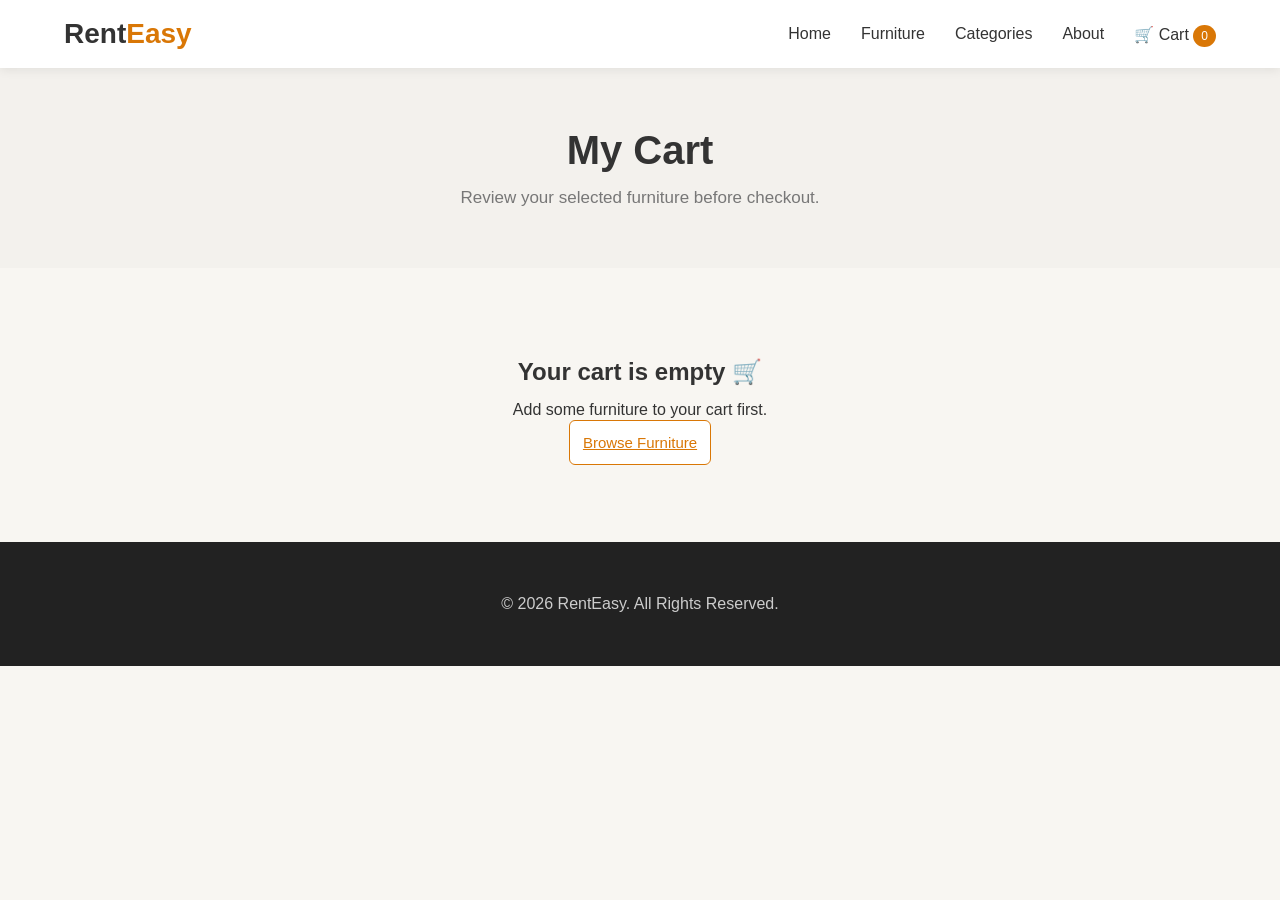
<file: cart.html>
<!DOCTYPE html>
<html lang="en">

<head>
    <meta charset="UTF-8">
    <meta name="viewport" content="width=device-width, initial-scale=1.0">

    <title>RentEasy - Cart</title>

    <link rel="stylesheet" href="style.css">
</head>

<body>

    <!-- NAVBAR -->
    <header>
        <nav class="navbar">

             <div class="logo">
                Rent<span>Easy</span>
            
             </div>

         <div class="nav-links">
            <a href="index.html">Home</a>
            <a href="furniture.html">Furniture</a>
            <a href="index.html#categories">Categories</a>
            <a href="index.html#about">About</a>

            <a href="cart.html" class="cart-link">
                🛒 Cart
                <span id="cart-count">0</span>
            </a>
        </div>

    </nav>
    </header>


    <!-- CART HEADING -->

    <section class="page-heading">

        <h1>My Cart</h1>

        <p>
            Review your selected furniture before checkout.
        </p>

    </section>


    <!-- CART -->

    <section class="cart-section">

        <div id="cartContainer">

            <!-- Cart items will appear here -->

        </div>


        <!-- EMPTY CART -->

        <div id="emptyCart">

            <h2>Your cart is empty 🛒</h2>

            <p>
                Add some furniture to your cart first.
            </p>

            <a href="furniture.html" class="back-button">
                Browse Furniture
            </a>

        </div>


        <!-- CART SUMMARY -->

        <div id="cartSummary" class="cart-summary">

            <h2>Order Summary</h2>

            <p>
                Total Amount:
                <strong id="cartTotal">₹0</strong>
            </p>

            <button
                class="add-cart-button"
                onclick="proceedToCheckout()">

                Proceed to Checkout

            </button>

        </div>

    </section>


    <!-- FOOTER -->

    <footer>

        <p>
            © 2026 RentEasy. All Rights Reserved.
        </p>

    </footer>


    <script src="script.js"></script>

</body>

</html>
</file>
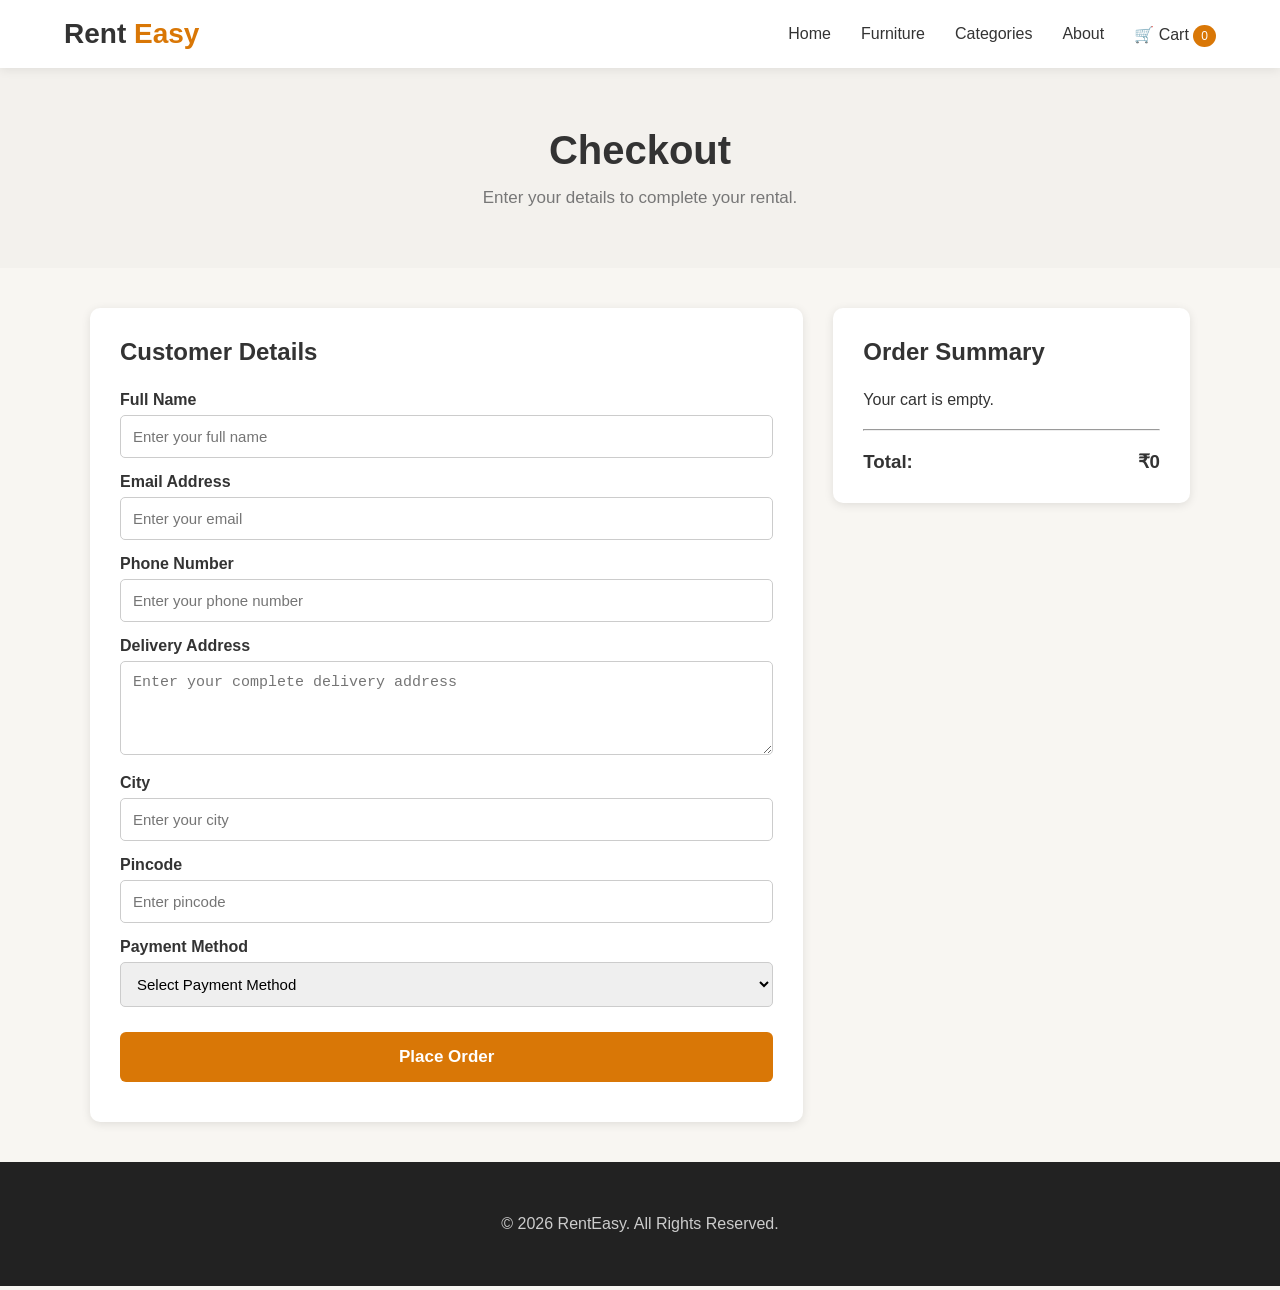
<file: checkout.html>
<!DOCTYPE html>
<html lang="en">

<head>

    <meta charset="UTF-8">

    <meta name="viewport"
        content="width=device-width, initial-scale=1.0">

    <title>RentEasy - Checkout</title>

    <link rel="stylesheet" href="style.css">

</head>

<body>

    <!-- NAVBAR -->
     <header>

    <nav class="navbar">

        <div class="logo">
            Rent <span>Easy</span>
        </div>

        <div class="nav-links">

            <a href="index.html">
                Home
            </a>

            <a href="furniture.html">
                Furniture
            </a>

            <a href="index.html#categories">
                Categories
            </a>

            <a href="index.html#about">
                About
            </a>

            <a href="cart.html" class="cart-link">
                🛒 Cart
                <span id="cart-count">0</span>
            </a>

        </div>

    </nav>
    </header>


    <!-- PAGE HEADING -->

    <section class="page-heading">

        <h1>Checkout</h1>

        <p>
            Enter your details to complete your rental.
        </p>

    </section>


    <!-- CHECKOUT -->

    <section class="checkout-section">

        <div class="checkout-form">

            <h2>Customer Details</h2>


            <form id="checkoutForm"
                onsubmit="placeOrder(event)">

                <!-- NAME -->

                <label for="customerName">
                    Full Name
                </label>

                <input
                    type="text"
                    id="customerName"
                    placeholder="Enter your full name"
                    required>


                <!-- EMAIL -->

                <label for="customerEmail">
                    Email Address
                </label>

                <input
                    type="email"
                    id="customerEmail"
                    placeholder="Enter your email"
                    required>


                <!-- PHONE -->

                <label for="customerPhone">
                    Phone Number
                </label>

                <input
                    type="tel"
                    id="customerPhone"
                    placeholder="Enter your phone number"
                    required>


                <!-- ADDRESS -->

                <label for="customerAddress">
                    Delivery Address
                </label>

                <textarea
                    id="customerAddress"
                    placeholder="Enter your complete delivery address"
                    rows="4"
                    required></textarea>


                <!-- CITY -->

                <label for="customerCity">
                    City
                </label>

                <input
                    type="text"
                    id="customerCity"
                    placeholder="Enter your city"
                    required>


                <!-- PINCODE -->

                <label for="customerPincode">
                    Pincode
                </label>

                <input
                    type="text"
                    id="customerPincode"
                    placeholder="Enter pincode"
                    required>


                <!-- PAYMENT -->

                <label for="paymentMethod">
                    Payment Method
                </label>

                <select id="paymentMethod" required>

                    <option value="">
                        Select Payment Method
                    </option>

                    <option value="Cash on Delivery">
                        Cash on Delivery
                    </option>

                    <option value="UPI">
                        UPI
                    </option>

                    <option value="Card">
                        Debit / Credit Card
                    </option>

                </select>


                <!-- BUTTON -->

                <button
                    type="submit"
                    class="add-cart-button">

                    Place Order

                </button>

            </form>

        </div>


        <!-- ORDER SUMMARY -->

        <div class="checkout-summary">

            <h2>Order Summary</h2>

            <div id="checkoutItems">

                <!-- Products will appear here -->

            </div>

            <hr>

            <h3>
                Total:
                <span id="checkoutTotal">
                    ₹0
                </span>
            </h3>

        </div>

    </section>


    <!-- FOOTER -->

    <footer>

        <p>
            © 2026 RentEasy. All Rights Reserved.
        </p>

    </footer>


    <script src="script.js"></script>

</body>

</html>
</file>
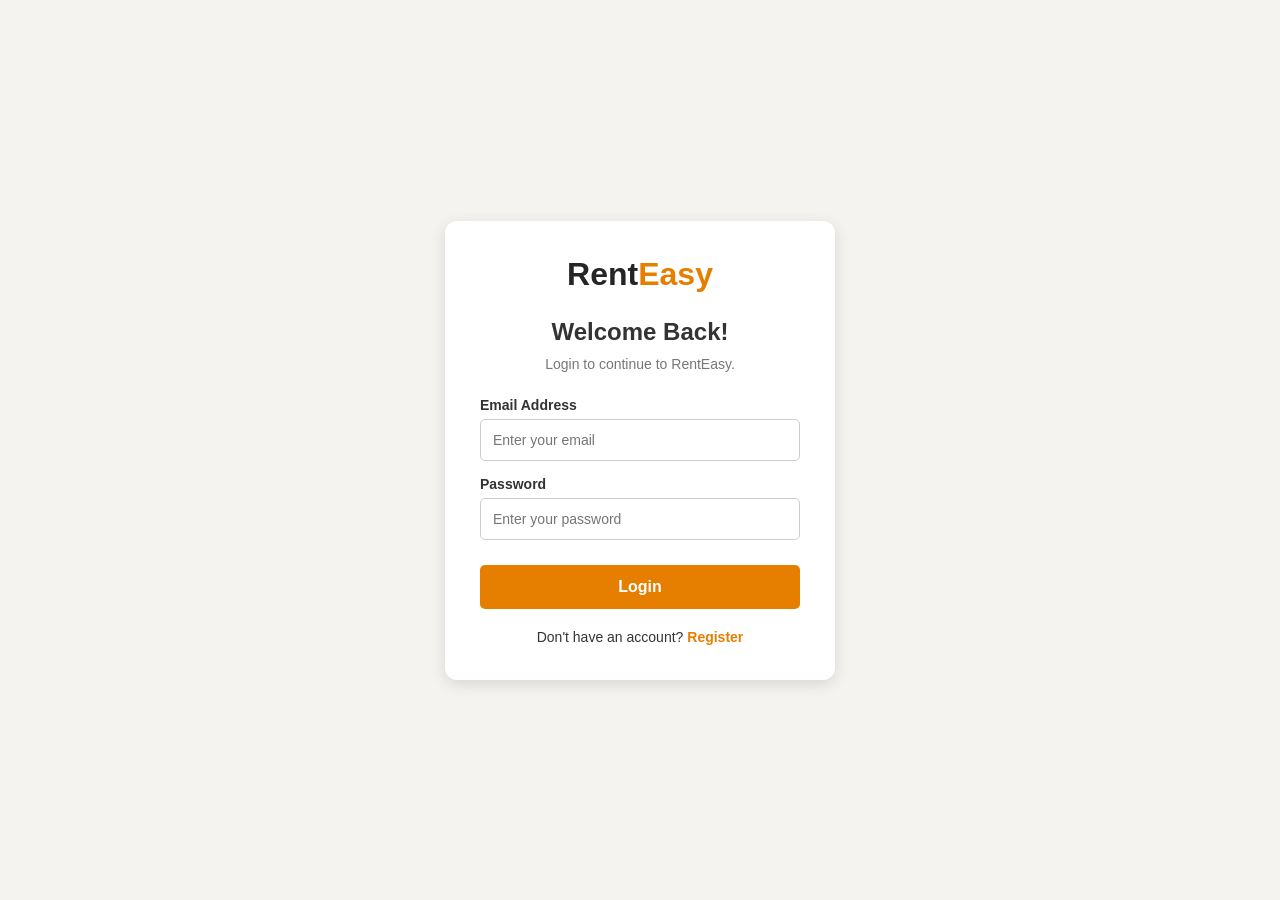
<file: login.html>
<!DOCTYPE html>
<html lang="en">

<head>

    <meta charset="UTF-8">

    <meta name="viewport"
          content="width=device-width, initial-scale=1.0">

    <title>RentEasy - Login</title>

    <link rel="stylesheet" href="style.css">

</head>

<body class="auth-page">

    <div class="auth-container">

        <div class="auth-box">

            <h1>Rent<span>Easy</span></h1>

            <h2>Welcome Back!</h2>

            <p class="auth-subtitle">
                Login to continue to RentEasy.
            </p>

            <form id="loginForm">

                <label for="loginEmail">
                    Email Address
                </label>

                <input
                    type="email"
                    id="loginEmail"
                    placeholder="Enter your email"
                    required
                >

                <label for="loginPassword">
                    Password
                </label>

                <input
                    type="password"
                    id="loginPassword"
                    placeholder="Enter your password"
                    required
                >

                <button type="submit"
                        class="auth-button">

                    Login

                </button>

            </form>

            <p id="loginMessage"
               class="auth-message">
            </p>

            <p class="auth-link">

                Don't have an account?

                <a href="register.html">
                    Register
                </a>

            </p>

        </div>

    </div>

    <script src="script.js"></script>

</body>

</html>
</file>
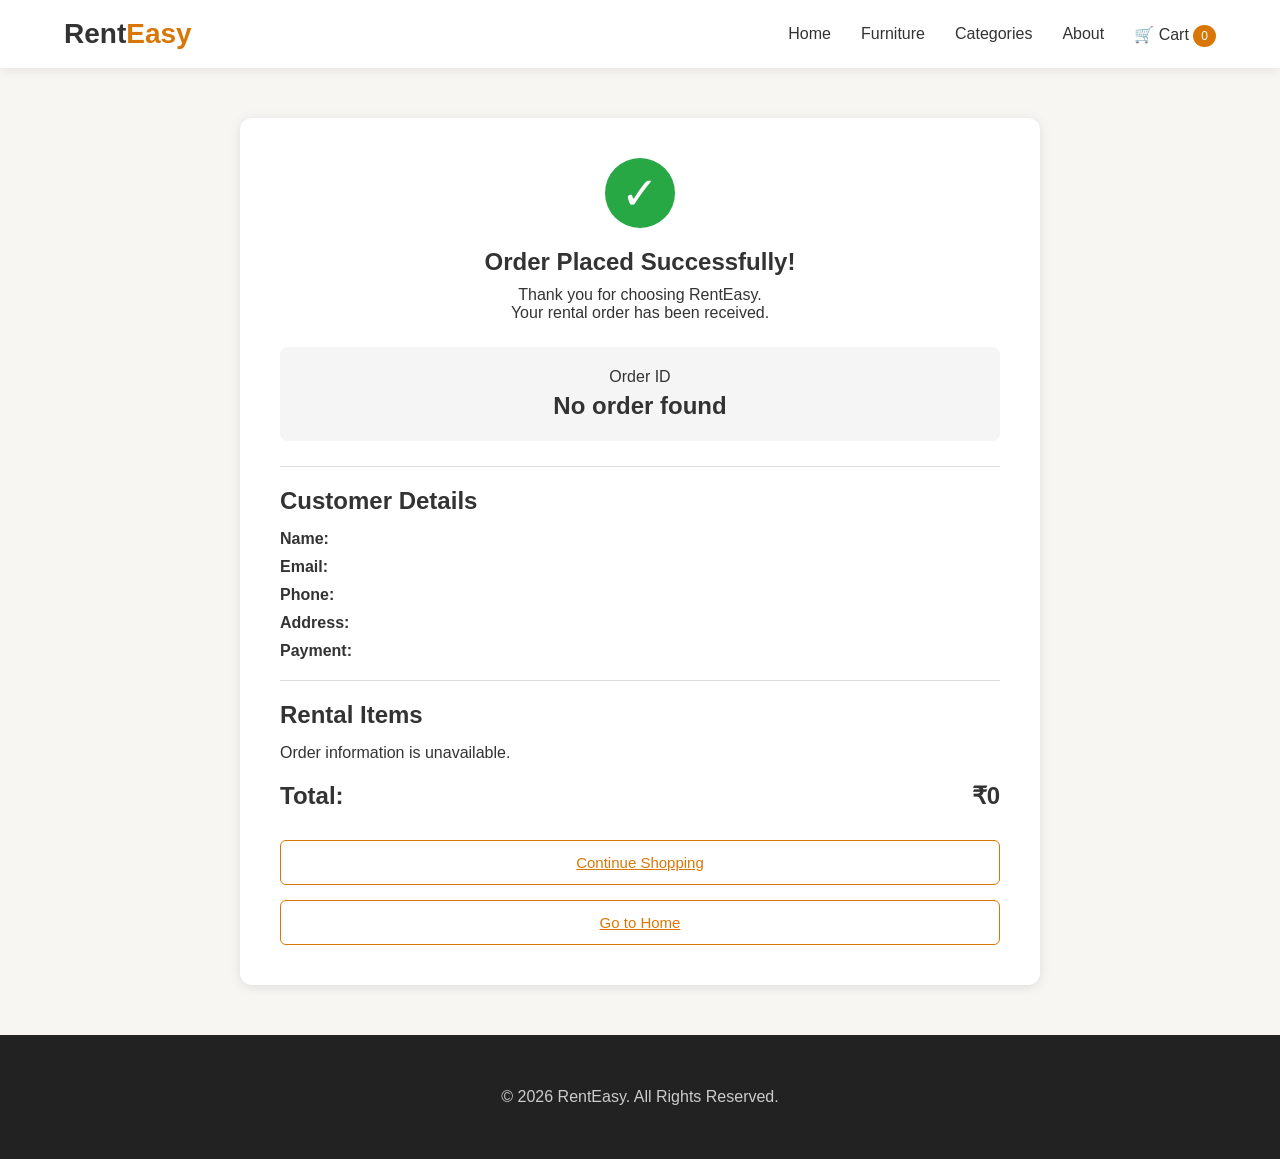
<file: order-conformation.html>
<!DOCTYPE html>
<html lang="en">

<head>

    <meta charset="UTF-8">

    <meta name="viewport"
          content="width=device-width, initial-scale=1.0">

    <title>RentEasy - Order Confirmation</title>

    <link rel="stylesheet" href="style.css">

</head>

<body>

    <!-- NAVBAR -->

    <header>
    <nav class="navbar">

        <div class="logo">
            Rent<span>Easy</span>
        </div>

        <div class="nav-links">

            <a href="index.html">Home</a>

            <a href="furniture.html">Furniture</a>

            <a href="index.html#categories">
                Categories
            </a>

            <a href="index.html#about">
                About
            </a>

            <a href="cart.html" class="cart-link">
                🛒 Cart
                <span id="cart-count">0</span>
            </a>

        </div>

    </nav>
    </header>


    <!-- CONFIRMATION SECTION -->

    <section class="confirmation-section">

        <div class="confirmation-box">

            <div class="success-icon">
                ✓
            </div>

            <h1>
                Order Placed Successfully!
            </h1>

            <p>
                Thank you for choosing RentEasy.
            </p>

            <p>
                Your rental order has been received.
            </p>


            <!-- ORDER ID -->

            <div class="order-id-box">

                <p>Order ID</p>

                <h2 id="orderId">
                    Loading...
                </h2>

                <p id="orderDate"></p>

            </div>


            <!-- CUSTOMER DETAILS -->

            <div class="confirmation-details">

                <h2>Customer Details</h2>

                <p>
                    <strong>Name:</strong>
                    <span id="customerName"></span>
                </p>

                <p>
                    <strong>Email:</strong>
                    <span id="customerEmail"></span>
                </p>

                <p>
                    <strong>Phone:</strong>
                    <span id="customerPhone"></span>
                </p>

                <p>
                    <strong>Address:</strong>
                    <span id="customerAddress"></span>
                </p>

                <p>
                    <strong>Payment:</strong>
                    <span id="paymentMethod"></span>
                </p>

            </div>


            <!-- RENTAL ITEMS -->

            <div class="confirmation-details">

                <h2>Rental Items</h2>

                <div id="confirmationItems">
                </div>

                <h2 class="confirmation-total">

                    <span>Total:</span>

                    <span id="confirmationTotal">
                        ₹0
                    </span>

                </h2>

            </div>


            <!-- BUTTONS -->

            <div class="confirmation-buttons">

                <a href="furniture.html"
                   class="back-button">

                    Continue Shopping

                </a>

                <a href="index.html"
                   class="back-button">

                    Go to Home

                </a>

            </div>

        </div>

    </section>


    <!-- FOOTER -->

    <footer>

        <p>
            © 2026 RentEasy. All Rights Reserved.
        </p>

    </footer>


    <script src="script.js"></script>

</body>

</html>
</file>
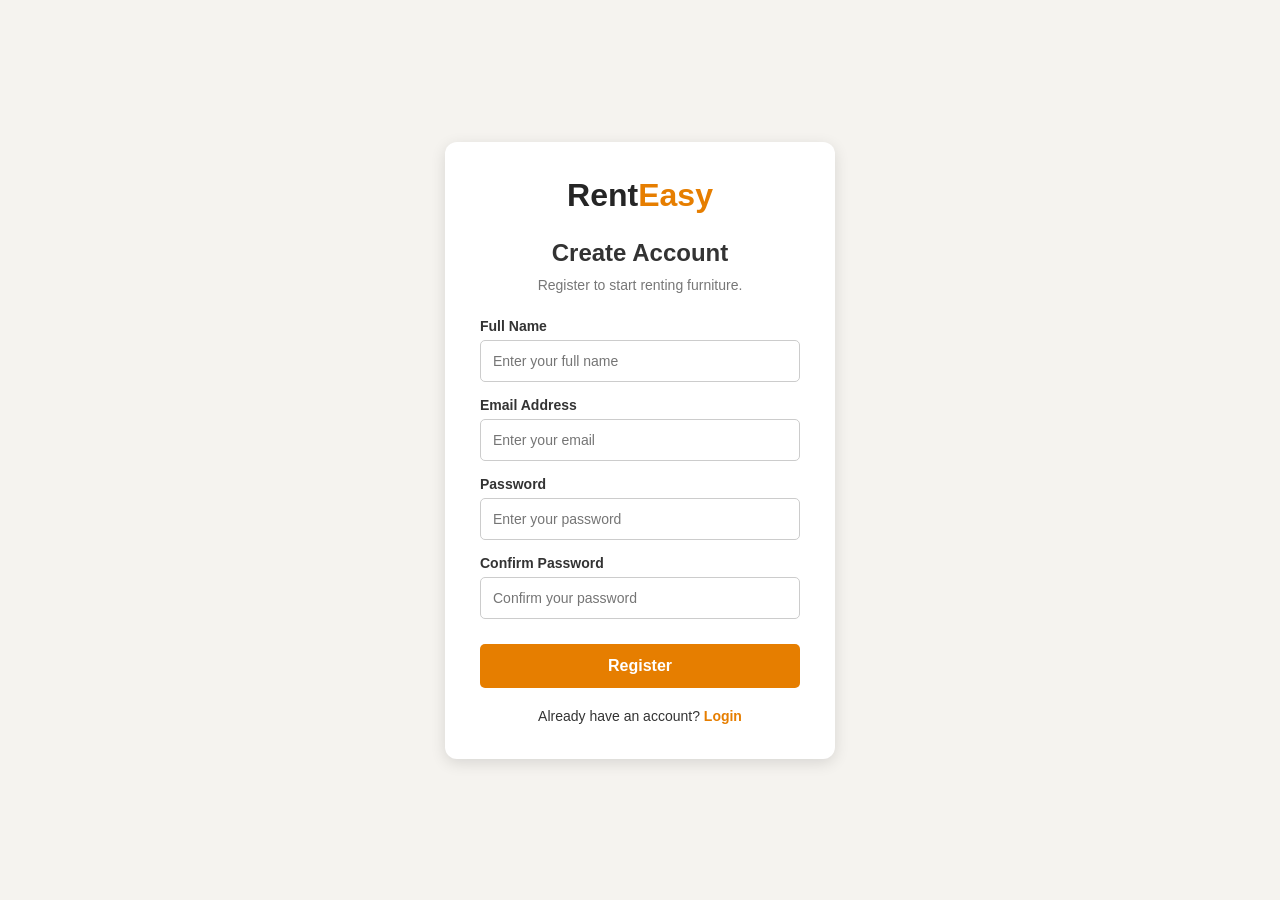
<file: register.html>
<!DOCTYPE html>
<html lang="en">

<head>

    <meta charset="UTF-8">

    <meta name="viewport"
          content="width=device-width, initial-scale=1.0">

    <title>RentEasy - Register</title>

    <link rel="stylesheet" href="style.css">

</head>

<body class="auth-page">

    <div class="auth-container">

        <div class="auth-box">

            <h1>Rent<span>Easy</span></h1>

            <h2>Create Account</h2>

            <p class="auth-subtitle">
                Register to start renting furniture.
            </p>

            <form id="registerForm">

                <label for="registerName">
                    Full Name
                </label>

                <input
                    type="text"
                    id="registerName"
                    placeholder="Enter your full name"
                    required
                >

                <label for="registerEmail">
                    Email Address
                </label>

                <input
                    type="email"
                    id="registerEmail"
                    placeholder="Enter your email"
                    required
                >

                <label for="registerPassword">
                    Password
                </label>

                <input
                    type="password"
                    id="registerPassword"
                    placeholder="Enter your password"
                    minlength="6"
                    required
                >

                <label for="confirmPassword">
                    Confirm Password
                </label>

                <input
                    type="password"
                    id="confirmPassword"
                    placeholder="Confirm your password"
                    minlength="6"
                    required
                >

                <button type="submit"
                        class="auth-button">

                    Register

                </button>

            </form>

            <p id="registerMessage"
               class="auth-message">
            </p>

            <p class="auth-link">

                Already have an account?

                <a href="login.html">
                    Login
                </a>

            </p>

        </div>

    </div>

    <script src="script.js"></script>

</body>

</html>
</file>
<file: style.css>
/* =========================
   RESET
========================= */

* {
    margin: 0;
    padding: 0;
    box-sizing: border-box;
}

html {
    scroll-behavior: smooth;
}

body {
    font-family: Arial, sans-serif;
    background-color: #f8f6f2;
    color: #333;
}


/* =========================
   NAVBAR
========================= */

header {
    background-color: white;
    box-shadow: 0 2px 10px rgba(0, 0, 0, 0.08);

    position: sticky;
    top: 0;
    z-index: 1000;
}

.navbar {
    width: 90%;
    max-width: 1200px;
    margin: auto;

    display: flex;
    justify-content: space-between;
    align-items: center;

    padding: 18px 0;
}

.logo {
    font-size: 28px;
    font-weight: bold;
}

.logo span {
    color: #d97706;
}

.nav-links {
    list-style: none;

    display: flex;
    gap: 30px;
}

.nav-links a {
    text-decoration: none;
    color: #333;
    font-weight: 500;
}

.nav-links a:hover {
    color: #d97706;
}

.cart {
    font-weight: bold;
}

#cart-count {
    background-color: #d97706;
    color: white;

    border-radius: 50%;

    padding: 4px 8px;

    font-size: 12px;
}


/* =========================
   HERO
========================= */

.hero {
    min-height: 550px;

    display: flex;
    align-items: center;

    padding: 50px 8%;

    background-image:
        linear-gradient(
            rgba(0, 0, 0, 0.55),
            rgba(0, 0, 0, 0.55)
        ),
        url("asst/sofa.jpg");

    background-size: cover;
    background-position: center;
}

.hero-content {
    max-width: 650px;
    color: white;
}

.welcome {
    color: #f59e0b;
    font-weight: bold;
    letter-spacing: 2px;
    margin-bottom: 15px;
}

.hero-content h1 {
    font-size: 52px;
    line-height: 1.15;
    margin-bottom: 20px;
}

.hero-content h1 span {
    color: #f59e0b;
    display: block;
}

.hero-content p {
    font-size: 18px;
    line-height: 1.7;
    margin-bottom: 30px;
}

.hero-content button {
    padding: 14px 30px;

    border: none;
    border-radius: 5px;

    background-color: #d97706;
    color: white;

    font-size: 16px;
    font-weight: bold;

    cursor: pointer;
}

.hero-content button:hover {
    background-color: #b45309;
}


/* =========================
   COMMON SECTIONS
========================= */

.categories,
.popular,
.about {
    padding: 70px 8%;
}

.categories h2,
.popular h2,
.about h2 {
    text-align: center;
    font-size: 34px;
    margin-bottom: 10px;
}

.section-description {
    text-align: center;
    color: #777;
    margin-bottom: 40px;
}


/* =========================
   CATEGORY CARDS
========================= */

.category-container {
    max-width: 1200px;
    margin: auto;

    display: grid;
    grid-template-columns: repeat(4, 1fr);

    gap: 25px;
}

.category-card {
    background-color: white;

    padding: 30px 20px;

    text-align: center;

    border-radius: 12px;

    cursor: pointer;

    box-shadow: 0 4px 15px rgba(0, 0, 0, 0.08);

    transition: 0.3s;
}

.category-card:hover {
    transform: translateY(-8px);
}

.category-icon {
    font-size: 50px;
    margin-bottom: 15px;
}

.category-card h3 {
    margin-bottom: 10px;
}

.category-card p {
    color: #777;
    line-height: 1.5;
}


/* =========================
   PRODUCT SECTION
========================= */

.popular {
    background-color: #f3f1ed;
}

.product-container {
    max-width: 1200px;
    margin: auto;

    display: grid;

    grid-template-columns: repeat(3, 1fr);

    gap: 30px;
}


/* =========================
   PRODUCT CARD
========================= */

.product-card {
    background-color: white;

    border-radius: 12px;

    overflow: hidden;

    box-shadow: 0 4px 15px rgba(0, 0, 0, 0.08);

    transition: 0.3s;
}

.product-card:hover {
    transform: translateY(-6px);
}


/* =========================
   PRODUCT IMAGE
========================= */

.product-image {
    width: 100%;
    height: 240px;

    overflow: hidden;

    background-color: #eee;
}

.product-image img {
    width: 100%;
    height: 100%;

    object-fit: cover;

    display: block;

    transition: 0.4s;
}

.product-card:hover .product-image img {
    transform: scale(1.05);
}


/* =========================
   PRODUCT INFORMATION
========================= */

.product-info {
    padding: 22px;
}

.product-info h3 {
    font-size: 21px;
    margin-bottom: 10px;
}

.product-info p {
    color: #777;
    line-height: 1.5;
    margin-bottom: 15px;
}

.product-info h4 {
    color: #d97706;
    font-size: 18px;
    margin-bottom: 18px;
}

.product-info button {
    width: 100%;

    padding: 12px;

    border: none;
    border-radius: 5px;

    background-color: #d97706;
    color: white;

    font-size: 15px;
    font-weight: bold;

    cursor: pointer;
}

.product-info button:hover {
    background-color: #b45309;
}


/* =========================
   ABOUT
========================= */

.about {
    background-color: white;
}

.about-container {
    max-width: 1100px;
    margin: 40px auto 0;

    display: grid;
    grid-template-columns: repeat(3, 1fr);

    gap: 30px;
}

.about-card {
    padding: 30px;

    text-align: center;

    background-color: #f8f6f2;

    border-radius: 12px;
}

.about-icon {
    font-size: 45px;
    margin-bottom: 15px;
}

.about-card h3 {
    margin-bottom: 15px;
}

.about-card p {
    color: #666;
    line-height: 1.6;
}


/* =========================
   FOOTER
========================= */

footer {
    background-color: #222;

    color: white;

    text-align: center;

    padding: 45px 20px;
}

footer h2 {
    margin-bottom: 10px;
}

footer p {
    color: #ccc;
    margin: 8px;
}


/* =========================
   RESPONSIVE
========================= */

@media (max-width: 900px) {

    .category-container {
        grid-template-columns: repeat(2, 1fr);
    }

    .product-container {
        grid-template-columns: repeat(2, 1fr);
    }

    .about-container {
        grid-template-columns: 1fr;
    }

}


@media (max-width: 600px) {

    .navbar {
        flex-direction: column;
        gap: 15px;
    }

    .nav-links {
        gap: 15px;
        flex-wrap: wrap;
        justify-content: center;
    }

    .hero {
        padding: 50px 20px;
    }

    .hero-content h1 {
        font-size: 38px;
    }

    .hero-content p {
        font-size: 16px;
    }

    .category-container,
    .product-container {
        grid-template-columns: 1fr;
    }

}


/* =========================
   FURNITURE PAGE
========================= */

.page-heading {
    background-color: #f3f1ed;

    text-align: center;

    padding: 60px 20px;
}

.page-heading h1 {
    font-size: 40px;
    margin-bottom: 15px;
}

.page-heading p {
    color: #777;
    font-size: 17px;
}


/* =========================
   FILTERS
========================= */

.filters {
    max-width: 1200px;

    margin: 40px auto;

    padding: 0 20px;

    display: flex;

    justify-content: space-between;

    align-items: center;

    gap: 20px;
}

.search-box {
    flex: 1;
}

.search-box input {
    width: 100%;

    padding: 14px 18px;

    border: 1px solid #ddd;

    border-radius: 6px;

    font-size: 15px;

    outline: none;
}

.search-box input:focus {
    border-color: #d97706;
}

.filter-group {
    display: flex;

    gap: 10px;
}

.filter-group select {
    padding: 13px;

    border: 1px solid #ddd;

    border-radius: 6px;

    background-color: white;

    cursor: pointer;

    font-size: 14px;
}


/* =========================
   FURNITURE SECTION
========================= */

.furniture-section {
    padding: 20px 8% 70px;

    min-height: 500px;
}


/* =========================
   NO RESULTS
========================= */

#noResults {
    display: none;

    text-align: center;

    padding: 60px;

    color: #777;
}

#noResults h3 {
    color: #333;

    margin-bottom: 10px;
}


/* =========================
   RESPONSIVE FURNITURE PAGE
========================= */

@media (max-width: 900px) {

    .filters {
        flex-direction: column;

        align-items: stretch;
    }

    .filter-group {
        display: grid;

        grid-template-columns: repeat(3, 1fr);
    }

}


@media (max-width: 600px) {

    .page-heading h1 {
        font-size: 30px;
    }

    .filter-group {
        grid-template-columns: 1fr;
    }

}


/* =========================
   PRODUCT DETAILS
========================= */

.product-details {
    max-width: 1100px;

    margin: 70px auto;

    padding: 20px;

    display: grid;

    grid-template-columns: 1fr 1fr;

    gap: 60px;

    align-items: center;
}


/* Product Image */

.details-image {
    width: 100%;
    height: 450px;

    overflow: hidden;

    border-radius: 12px;

    background-color: #eee;
}

.details-image img {
    width: 100%;
    height: 100%;

    object-fit: cover;
}


/* Product Information */

.details-info {
    padding: 10px;
}

.product-category {
    color: #d97706;

    font-weight: bold;

    text-transform: uppercase;

    letter-spacing: 1px;

    margin-bottom: 10px;
}

.details-info h1 {
    font-size: 40px;

    margin-bottom: 15px;
}

.details-info > p {
    color: #777;

    line-height: 1.6;

    margin-bottom: 20px;
}

.details-info h2 {
    color: #d97706;

    margin-bottom: 30px;
}


/* Options */

.detail-option {
    margin-bottom: 25px;
}

.detail-option label {
    display: block;

    font-weight: bold;

    margin-bottom: 8px;
}

.detail-option select {
    width: 100%;

    padding: 13px;

    border: 1px solid #ddd;

    border-radius: 6px;

    font-size: 15px;
}


/* Quantity */

.quantity {
    display: flex;

    align-items: center;

    gap: 20px;
}

.quantity button {
    width: 40px;
    height: 40px;

    border: none;

    border-radius: 5px;

    background-color: #d97706;

    color: white;

    font-size: 22px;

    cursor: pointer;
}

.quantity span {
    font-size: 20px;

    font-weight: bold;
}


/* Total */

.total-box {
    display: flex;

    justify-content: space-between;

    align-items: center;

    padding: 20px;

    background-color: #f3f1ed;

    border-radius: 8px;

    margin-bottom: 20px;
}

.total-box strong {
    color: #d97706;

    font-size: 24px;
}


/* Buttons */

.add-cart-button {
    width: 100%;

    padding: 15px;

    border: none;

    border-radius: 6px;

    background-color: #d97706;

    color: white;

    font-size: 17px;

    font-weight: bold;

    cursor: pointer;

    margin-bottom: 10px;
}

.add-cart-button:hover {
    background-color: #b45309;
}

.back-button {
    width: 100%;

    padding: 13px;

    border: 1px solid #d97706;

    border-radius: 6px;

    background-color: white;

    color: #d97706;

    font-size: 15px;

    cursor: pointer;
}

.back-button:hover {
    background-color: #f3f1ed;
}


/* Responsive */

@media (max-width: 800px) {

    .product-details {
        grid-template-columns: 1fr;

        gap: 30px;

        margin: 30px auto;
    }

    .details-image {
        height: 350px;
    }

    .details-info h1 {
        font-size: 32px;
    }

}



/* =========================
   CART PAGE
========================= */

.cart-section {
    width: 90%;
    max-width: 1100px;
    margin: 40px auto;
}

.cart-item {
    display: flex;
    align-items: center;
    justify-content: space-between;

    background-color: white;

    padding: 20px;
    margin-bottom: 20px;

    border-radius: 10px;

    box-shadow: 0 2px 10px rgba(0, 0, 0, 0.1);
}

.cart-item-info {
    flex: 1;
}

.cart-item-info h3 {
    margin-bottom: 8px;
}

.cart-item-info p {
    margin: 5px 0;
}

.cart-controls {
    display: flex;
    align-items: center;
    gap: 10px;
}

.cart-controls button {
    padding: 6px 12px;

    border: none;
    border-radius: 5px;

    cursor: pointer;

    background-color: #eee;
}

.remove-button {
    background-color: #dc3545 !important;
    color: white;
}

.cart-summary {
    background-color: #f5f5f5;

    padding: 25px;

    margin-top: 30px;

    border-radius: 10px;

    text-align: right;
}

.cart-summary h2 {
    margin-bottom: 15px;
}

.cart-summary p {
    font-size: 20px;
}

#emptyCart {
    text-align: center;
    padding: 50px;
}

#emptyCart p {
    margin: 15px 0;
}


/* RESPONSIVE CART */

@media (max-width: 700px) {

    .cart-item {
        flex-direction: column;
        align-items: flex-start;
        gap: 15px;
    }

    .cart-controls {
        width: 100%;
        justify-content: space-between;
    }

    .cart-summary {
        text-align: center;
    }

}


/* =========================
   CHECKOUT PAGE
========================= */

.checkout-section {
    width: 90%;
    max-width: 1100px;
    margin: 40px auto;

    display: grid;

    grid-template-columns: 2fr 1fr;

    gap: 30px;
}


.checkout-form,
.checkout-summary {

    background-color: white;

    padding: 30px;

    border-radius: 10px;

    box-shadow: 0 2px 10px rgba(0, 0, 0, 0.1);
}


.checkout-form h2,
.checkout-summary h2 {

    margin-bottom: 25px;

}


.checkout-form label {

    display: block;

    margin-top: 15px;

    margin-bottom: 6px;

    font-weight: bold;

}


.checkout-form input,
.checkout-form textarea,
.checkout-form select {

    width: 100%;

    padding: 12px;

    border: 1px solid #ccc;

    border-radius: 5px;

    font-size: 15px;

    box-sizing: border-box;
}


.checkout-form textarea {

    resize: vertical;

}


.checkout-form button {

    width: 100%;

    margin-top: 25px;

}


.checkout-summary {

    height: fit-content;

}


.checkout-item {

    padding: 15px 0;

    border-bottom: 1px solid #ddd;

}


.checkout-item h3 {

    margin-bottom: 5px;

}


.checkout-summary hr {

    margin: 20px 0;

}


.checkout-summary h3 {

    display: flex;

    justify-content: space-between;

}


/* RESPONSIVE */

@media (max-width: 768px) {

    .checkout-section {

        grid-template-columns: 1fr;

    }

}



/* =========================
   ORDER CONFIRMATION PAGE
========================= */

.confirmation-section {

    width: 90%;

    max-width: 800px;

    margin: 50px auto;

}


.confirmation-box {

    background-color: white;

    padding: 40px;

    border-radius: 12px;

    box-shadow: 0 2px 12px rgba(0, 0, 0, 0.1);

    text-align: center;

}


.success-icon {

    width: 70px;

    height: 70px;

    margin: 0 auto 20px;

    border-radius: 50%;

    background-color: #28a745;

    color: white;

    font-size: 45px;

    display: flex;

    align-items: center;

    justify-content: center;

}


.confirmation-box h1 {

    margin-bottom: 10px;

}


.order-id-box {

    background-color: #f5f5f5;

    padding: 15px;

    margin: 25px 0;

    border-radius: 8px;

}


.order-id-box p {

    margin: 6px 0;

}


.confirmation-details {

    text-align: left;

    border-top: 1px solid #ddd;

    padding-top: 20px;

    margin-top: 20px;

}


.confirmation-details h2 {

    margin-bottom: 15px;

}


.confirmation-details p {

    margin: 10px 0;

    overflow-wrap: anywhere;

}


.confirmation-item {

    padding: 12px 0;

    border-bottom: 1px solid #ddd;

}


.confirmation-item p {

    margin: 8px 0;

}


.confirmation-total {

    display: flex;

    justify-content: space-between;

    gap: 20px;

    margin-top: 20px;

}


.confirmation-buttons {

    display: flex;

    justify-content: center;

    gap: 15px;

    margin-top: 30px;

    flex-wrap: wrap;

}


@media (max-width: 600px) {

    .confirmation-box {

        padding: 25px 18px;

    }

    .confirmation-total {

        font-size: 18px;

    }

}




/* =========================
   LOGIN AND REGISTER PAGES
========================= */

.auth-page {

    margin: 0;

    min-height: 100vh;

    background-color: #f5f3ef;

    display: flex;

    align-items: center;

    justify-content: center;

}


.auth-container {

    width: 100%;

    max-width: 430px;

    padding: 20px;

}


.auth-box {

    background-color: white;

    padding: 35px;

    border-radius: 12px;

    box-shadow: 0 4px 15px rgba(0, 0, 0, 0.12);

}


.auth-box h1 {

    text-align: center;

    font-size: 32px;

    color: #252525;

    margin-bottom: 25px;

}


.auth-box h1 span {

    color: #e67e00;

}


.auth-box h2 {

    text-align: center;

    margin-bottom: 10px;

}


.auth-subtitle {

    text-align: center;

    color: #777;

    font-size: 14px;

    margin-bottom: 25px;

}


.auth-box label {

    display: block;

    margin-top: 15px;

    margin-bottom: 6px;

    font-size: 14px;

    font-weight: bold;

}


.auth-box input {

    width: 100%;

    box-sizing: border-box;

    padding: 12px;

    border: 1px solid #ccc;

    border-radius: 5px;

    font-size: 14px;

}


.auth-box input:focus {

    outline: none;

    border-color: #e67e00;

}


.auth-button {

    width: 100%;

    padding: 13px;

    margin-top: 25px;

    border: none;

    border-radius: 5px;

    background-color: #e67e00;

    color: white;

    font-size: 16px;

    font-weight: bold;

    cursor: pointer;

}


.auth-button:hover {

    background-color: #c96d00;

}


.auth-message {

    text-align: center;

    font-size: 14px;

    margin-top: 15px;

}


.auth-link {

    text-align: center;

    font-size: 14px;

    margin-top: 20px;

}


.auth-link a {

    color: #e67e00;

    font-weight: bold;

    text-decoration: none;

}
</file>
